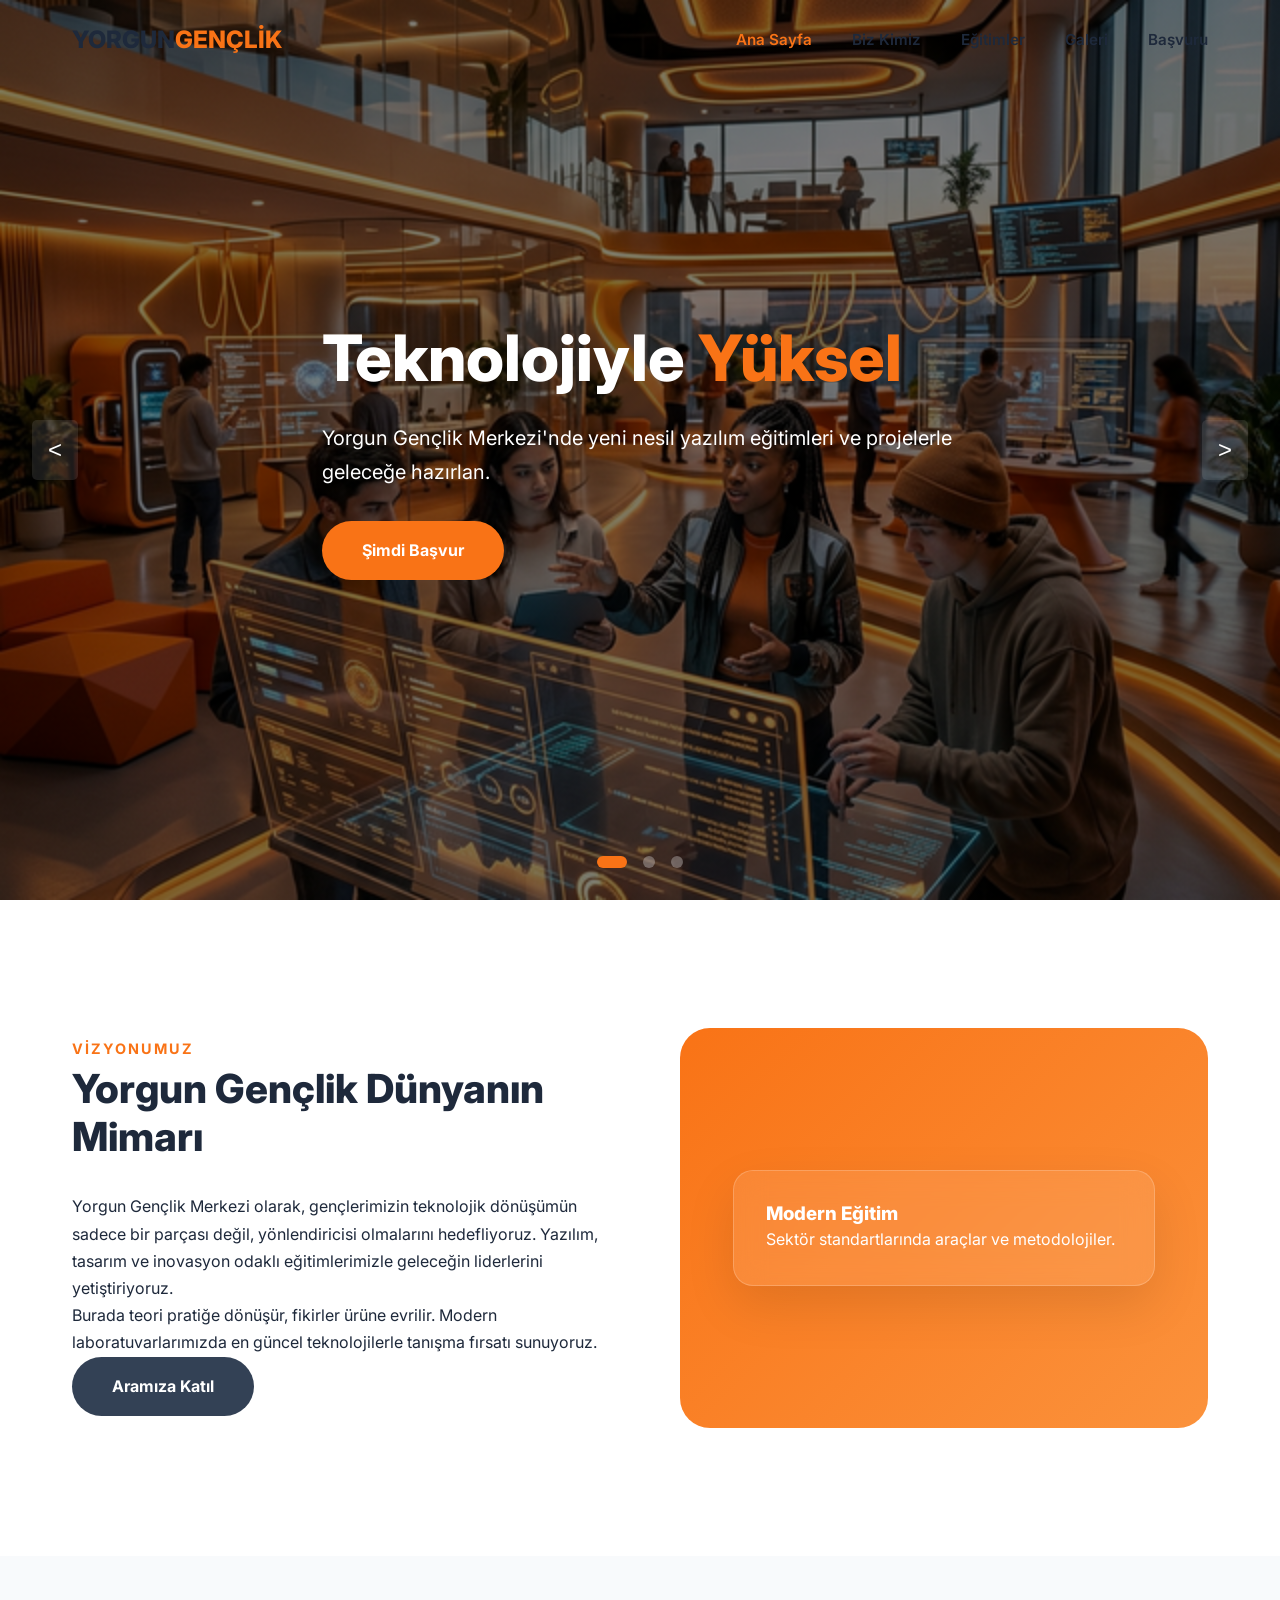
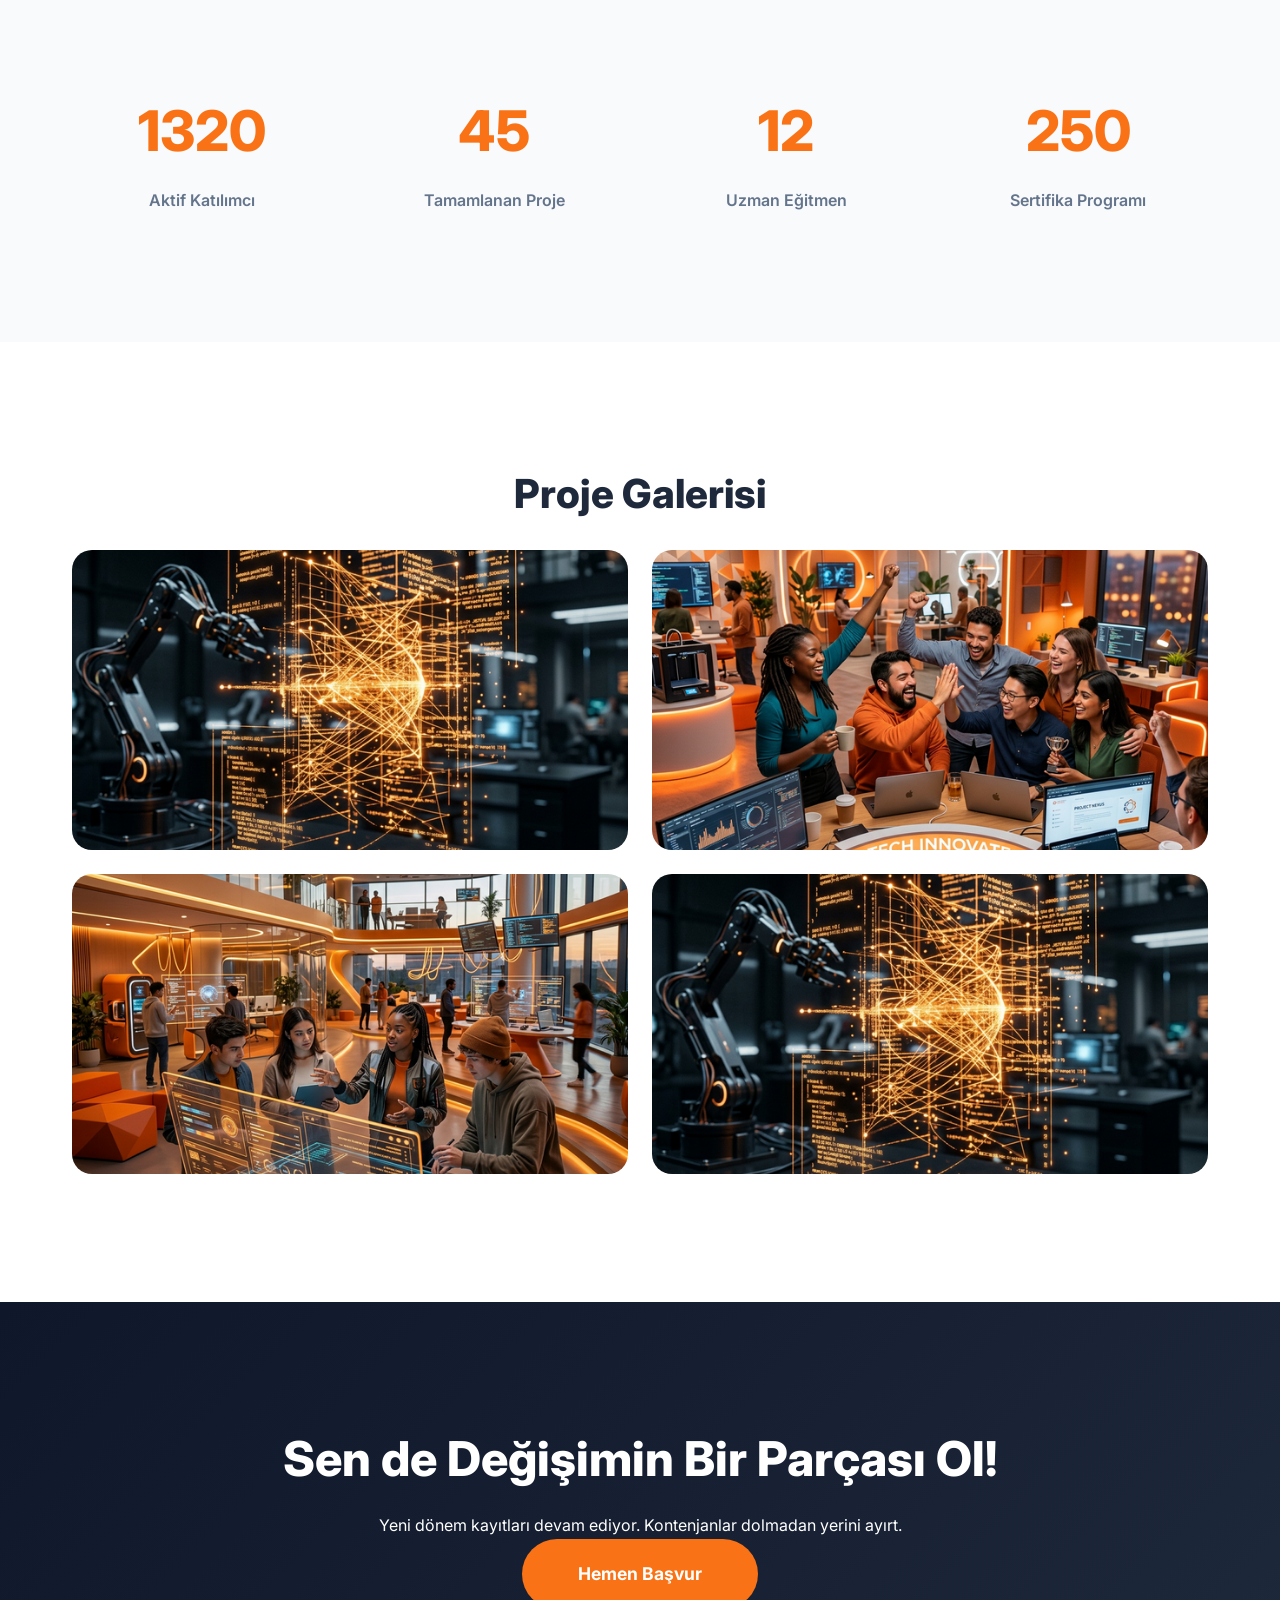
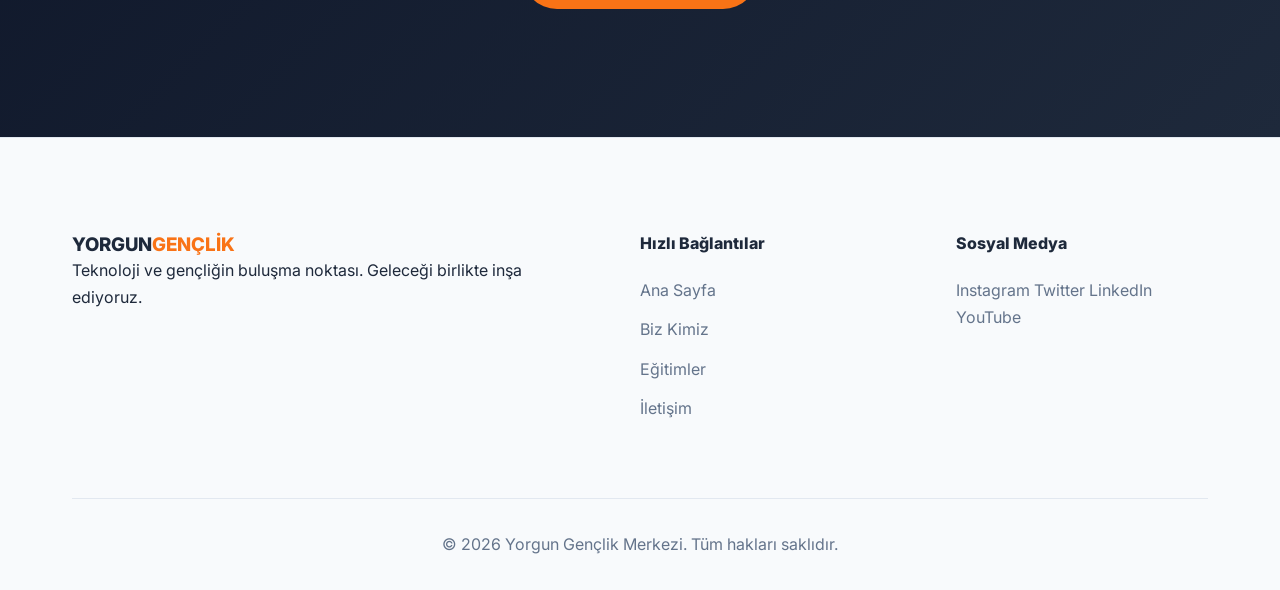
<file: index.html>
<!DOCTYPE html>
<html lang="tr">
<head>
    <meta charset="UTF-8">
    <meta name="viewport" content="width=device-width, initial-scale=1.0">
    <meta name="description" content="Yorgun Gençlik Merkezi - Geleceğin yazılımcıları ve dijital sanatçıları burada yetişiyor.">
    <title>Yorgun Gençlik Merkezi | Geleceği Kodla</title>
    <!-- Google Fonts -->
    <link rel="preconnect" href="https://fonts.googleapis.com">
    <link rel="preconnect" href="https://fonts.gstatic.com" crossorigin>
    <link href="https://fonts.googleapis.com/css2?family=Inter:wght@300;400;600;700;800&family=Roboto+Mono:wght@400;500&display=swap" rel="stylesheet">
    <link rel="stylesheet" href="style.css">
</head>
<body>
    <!-- Navbar -->
    <header id="main-header">
        <nav class="container">
            <div class="logo">
                <a href="index.html">YORGUN<span>GENÇLİK</span></a>
            </div>
            <ul class="nav-links">
                <li><a href="index.html" class="active">Ana Sayfa</a></li>
                <li><a href="hakkimizda.html">Biz Kimiz</a></li>
                <li><a href="egitimler.html">Eğitimler</a></li>
                <li><a href="galeri.html">Galeri</a></li>
                <li><a href="iletisim.html">Başvuru</a></li>
            </ul>
            <div class="menu-toggle" id="mobile-menu">
                <span class="bar"></span>
                <span class="bar"></span>
                <span class="bar"></span>
            </div>
        </nav>
    </header>

    <main>
        <!-- Hero Slider Section -->
        <section id="hero-slider">
            <div class="slider-container">
                <div class="slide active" style="background-image: linear-gradient(rgba(0,0,0,0.5), rgba(0,0,0,0.5)), url('assets/hero1.png');">
                    <div class="container slide-content">
                        <h1 class="reveal">Teknolojiyle <span class="highlight">Yüksel</span></h1>
                        <p class="reveal">Yorgun Gençlik Merkezi'nde yeni nesil yazılım eğitimleri ve projelerle geleceğe hazırlan.</p>
                        <a href="iletisim.html" class="btn btn-primary reveal">Şimdi Başvur</a>
                    </div>
                </div>
                <div class="slide" style="background-image: linear-gradient(rgba(0,0,0,0.5), rgba(0,0,0,0.5)), url('assets/hero2.png');">
                    <div class="container slide-content">
                        <h1>Sınırları <span class="highlight">Zorla</span></h1>
                        <p>Robotik kodlamadan yapay zekaya, dijital dünyanın kapılarını aralıyoruz.</p>
                        <a href="#about" class="btn btn-primary">Keşfet</a>
                    </div>
                </div>
                <div class="slide" style="background-image: linear-gradient(rgba(0,0,0,0.5), rgba(0,0,0,0.5)), url('assets/hero3.png');">
                    <div class="container slide-content">
                        <h1>Birlikte <span class="highlight">Üret</span></h1>
                        <p>Genç yeteneklerle bir araya gel, hayallerindeki projeyi gerçeğe dönüştür.</p>
                        <a href="#gallery" class="btn btn-primary">Projelerimiz</a>
                    </div>
                </div>
            </div>
            <div class="slider-controls">
                <button id="prev-btn">&lt;</button>
                <button id="next-btn">&gt;</button>
            </div>
            <div class="slider-dots">
                <span class="dot active"></span>
                <span class="dot"></span>
                <span class="dot"></span>
            </div>
        </section>

        <!-- Biz Kimiz / Proje Hakkında -->
        <section id="about" class="section">
            <div class="container">
                <div class="about-flex">
                    <div class="about-text reveal">
                        <h2 class="section-subtitle">Vizyonumuz</h2>
                        <h2 class="section-title">Yorgun Gençlik Dünyanın Mimarı</h2>
                        <p>Yorgun Gençlik Merkezi olarak, gençlerimizin teknolojik dönüşümün sadece bir parçası değil, yönlendiricisi olmalarını hedefliyoruz. Yazılım, tasarım ve inovasyon odaklı eğitimlerimizle geleceğin liderlerini yetiştiriyoruz.</p>
                        <p>Burada teori pratiğe dönüşür, fikirler ürüne evrilir. Modern laboratuvarlarımızda en güncel teknolojilerle tanışma fırsatı sunuyoruz.</p>
                        <a href="#contact" class="btn btn-secondary">Aramıza Katıl</a>
                    </div>
                    <div class="about-visual reveal">
                        <div class="glass-box">
                            <div class="glass-content">
                                <h3>Modern Eğitim</h3>
                                <p>Sektör standartlarında araçlar ve metodolojiler.</p>
                            </div>
                        </div>
                    </div>
                </div>
            </div>
        </section>

        <!-- İstatistik Alanı -->
        <section id="stats" class="section bg-alt">
            <div class="container">
                <div class="stats-grid">
                    <div class="stat-item reveal">
                        <div class="stat-number" data-target="1500">0</div>
                        <div class="stat-label">Aktif Katılımcı</div>
                    </div>
                    <div class="stat-item reveal">
                        <div class="stat-number" data-target="45">0</div>
                        <div class="stat-label">Tamamlanan Proje</div>
                    </div>
                    <div class="stat-item reveal">
                        <div class="stat-number" data-target="12">0</div>
                        <div class="stat-label">Uzman Eğitmen</div>
                    </div>
                    <div class="stat-item reveal">
                        <div class="stat-number" data-target="250">0</div>
                        <div class="stat-label">Sertifika Programı</div>
                    </div>
                </div>
            </div>
        </section>

        <!-- Görsel Galeri -->
        <section id="gallery" class="section">
            <div class="container">
                <h2 class="section-title text-center reveal">Proje Galerisi</h2>
                <div class="gallery-grid">
                    <div class="gallery-item reveal">
                        <img src="assets/hero2.png" alt="Proje 1">
                        <div class="overlay"><span>Robotik Kodlama</span></div>
                    </div>
                    <div class="gallery-item reveal">
                        <img src="assets/hero3.png" alt="Proje 2">
                        <div class="overlay"><span>Yazılım Kampı</span></div>
                    </div>
                    <div class="gallery-item reveal">
                        <img src="assets/hero1.png" alt="Proje 3">
                        <div class="overlay"><span>Hackathon 2026</span></div>
                    </div>
                    <div class="gallery-item reveal">
                        <img src="assets/hero2.png" alt="Proje 4">
                        <div class="overlay"><span>Mobil Uygulama</span></div>
                    </div>
                </div>
            </div>
        </section>

        <!-- CTA Section -->
        <section id="cta" class="section cta-bg">
            <div class="container text-center reveal">
                <h2>Sen de Değişimin Bir Parçası Ol!</h2>
                <p>Yeni dönem kayıtları devam ediyor. Kontenjanlar dolmadan yerini ayırt.</p>
                <a href="#contact" class="btn btn-primary btn-large">Hemen Başvur</a>
            </div>
        </section>
    </main>

    <!-- Footer -->
    <footer id="footer">
        <div class="container">
            <div class="footer-grid">
                <div class="footer-brand">
                    <h3>YORGUN<span>GENÇLİK</span></h3>
                    <p>Teknoloji ve gençliğin buluşma noktası. Geleceği birlikte inşa ediyoruz.</p>
                </div>
                <div class="footer-nav">
                    <h4>Hızlı Bağlantılar</h4>
                    <ul>
                        <li><a href="index.html">Ana Sayfa</a></li>
                        <li><a href="hakkimizda.html">Biz Kimiz</a></li>
                        <li><a href="egitimler.html">Eğitimler</a></li>
                        <li><a href="iletisim.html">İletişim</a></li>
                    </ul>
                </div>
                <div class="footer-social">
                    <h4>Sosyal Medya</h4>
                    <div class="social-links">
                        <a href="#">Instagram</a>
                        <a href="#">Twitter</a>
                        <a href="#">LinkedIn</a>
                        <a href="#">YouTube</a>
                    </div>
                </div>
            </div>
            <div class="footer-bottom">
                <p>&copy; 2026 Yorgun Gençlik Merkezi. Tüm hakları saklıdır.</p>
            </div>
        </div>
    </footer>

    <script src="script.js"></script>
</body>
</html>
</file>
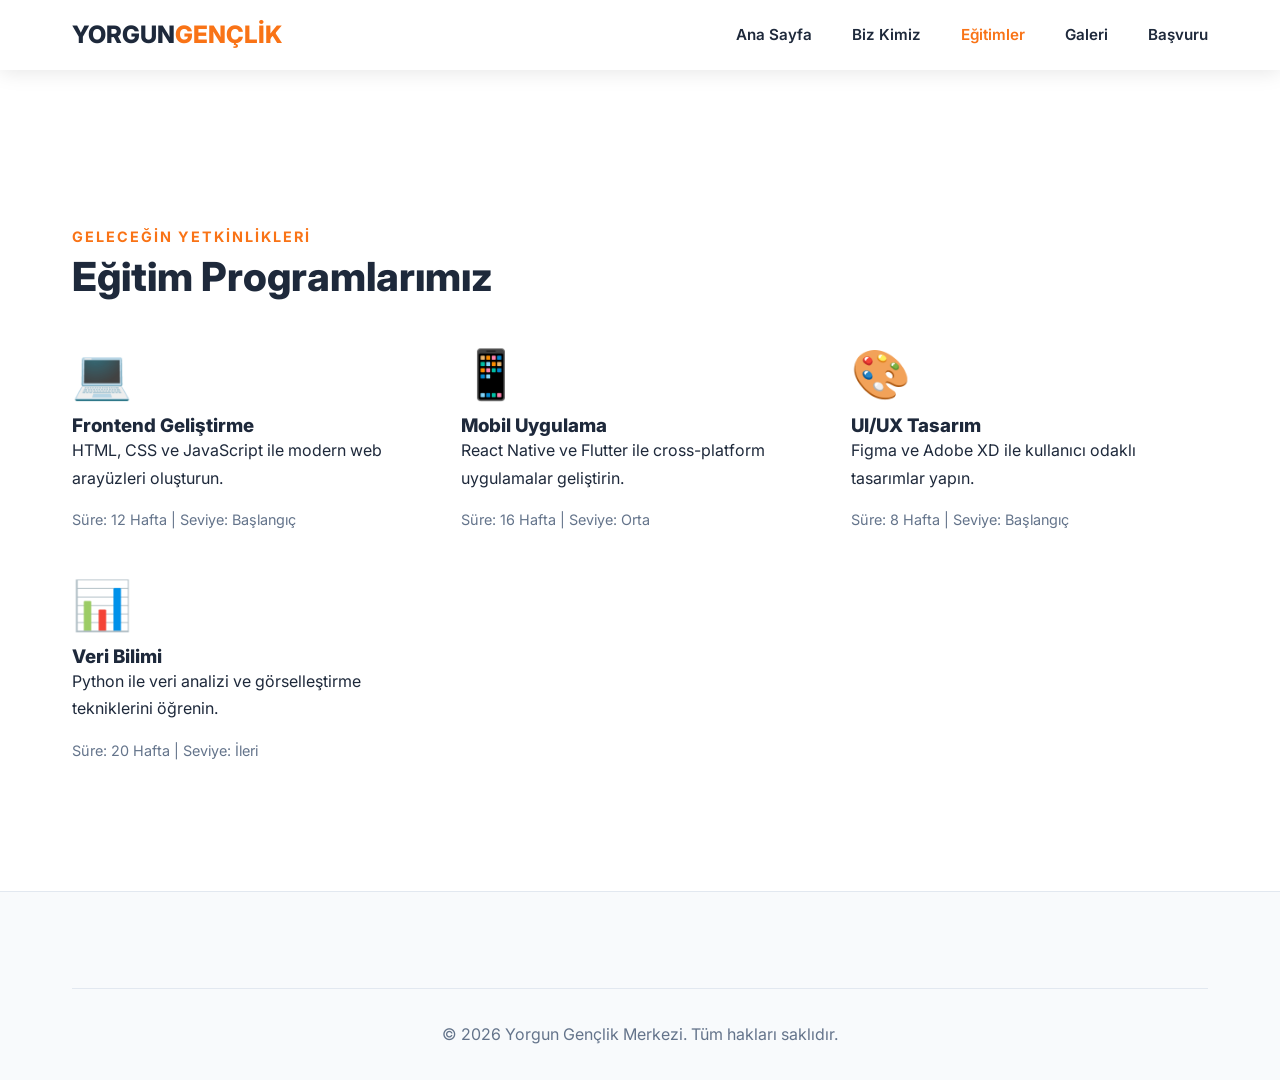
<file: egitimler.html>
<!DOCTYPE html>
<html lang="tr">
<head>
    <meta charset="UTF-8">
    <meta name="viewport" content="width=device-width, initial-scale=1.0">
    <title>Eğitimler | Yorgun Gençlik Merkezi</title>
    <link rel="preconnect" href="https://fonts.googleapis.com">
    <link rel="preconnect" href="https://fonts.gstatic.com" crossorigin>
    <link href="https://fonts.googleapis.com/css2?family=Inter:wght@300;400;600;700;800&family=Roboto+Mono:wght@400;500&display=swap" rel="stylesheet">
    <link rel="stylesheet" href="style.css">
</head>
<body>
    <header id="main-header" class="active">
        <nav class="container">
            <div class="logo">
                <a href="index.html">YORGUN<span>GENÇLİK</span></a>
            </div>
            <ul class="nav-links">
                <li><a href="index.html">Ana Sayfa</a></li>
                <li><a href="hakkimizda.html">Biz Kimiz</a></li>
                <li><a href="egitimler.html" class="active">Eğitimler</a></li>
                <li><a href="galeri.html">Galeri</a></li>
                <li><a href="iletisim.html">Başvuru</a></li>
            </ul>
        </nav>
    </header>

    <main style="padding-top: 100px;">
        <section class="section">
            <div class="container">
                <h2 class="section-subtitle">Geleceğin Yetkinlikleri</h2>
                <h1 class="section-title">Eğitim Programlarımız</h1>
                <div class="grid-container" style="display: grid; grid-template-columns: repeat(auto-fit, minmax(300px, 1fr)); gap: 2rem;">
                    <!-- Web Geliştirme -->
                    <div class="card reveal active">
                        <div class="card-icon" style="font-size: 3rem; color: var(--primary);">💻</div>
                        <h3>Frontend Geliştirme</h3>
                        <p>HTML, CSS ve JavaScript ile modern web arayüzleri oluşturun.</p>
                        <div style="margin-top: 1rem; color: var(--text-muted); font-size: 0.9rem;">Süre: 12 Hafta | Seviye: Başlangıç</div>
                    </div>
                    <!-- Mobil -->
                    <div class="card reveal active">
                        <div class="card-icon" style="font-size: 3rem; color: var(--primary);">📱</div>
                        <h3>Mobil Uygulama</h3>
                        <p>React Native ve Flutter ile cross-platform uygulamalar geliştirin.</p>
                        <div style="margin-top: 1rem; color: var(--text-muted); font-size: 0.9rem;">Süre: 16 Hafta | Seviye: Orta</div>
                    </div>
                    <!-- Tasarım -->
                    <div class="card reveal active">
                        <div class="card-icon" style="font-size: 3rem; color: var(--primary);">🎨</div>
                        <h3>UI/UX Tasarım</h3>
                        <p>Figma ve Adobe XD ile kullanıcı odaklı tasarımlar yapın.</p>
                        <div style="margin-top: 1rem; color: var(--text-muted); font-size: 0.9rem;">Süre: 8 Hafta | Seviye: Başlangıç</div>
                    </div>
                    <!-- Veri -->
                    <div class="card reveal active">
                        <div class="card-icon" style="font-size: 3rem; color: var(--primary);">📊</div>
                        <h3>Veri Bilimi</h3>
                        <p>Python ile veri analizi ve görselleştirme tekniklerini öğrenin.</p>
                        <div style="margin-top: 1rem; color: var(--text-muted); font-size: 0.9rem;">Süre: 20 Hafta | Seviye: İleri</div>
                    </div>
                </div>
            </div>
        </section>
    </main>

    <footer id="footer">
        <div class="container">
            <div class="footer-bottom">
                <p>&copy; 2026 Yorgun Gençlik Merkezi. Tüm hakları saklıdır.</p>
            </div>
        </div>
    </footer>
</body>
</html>
</file>
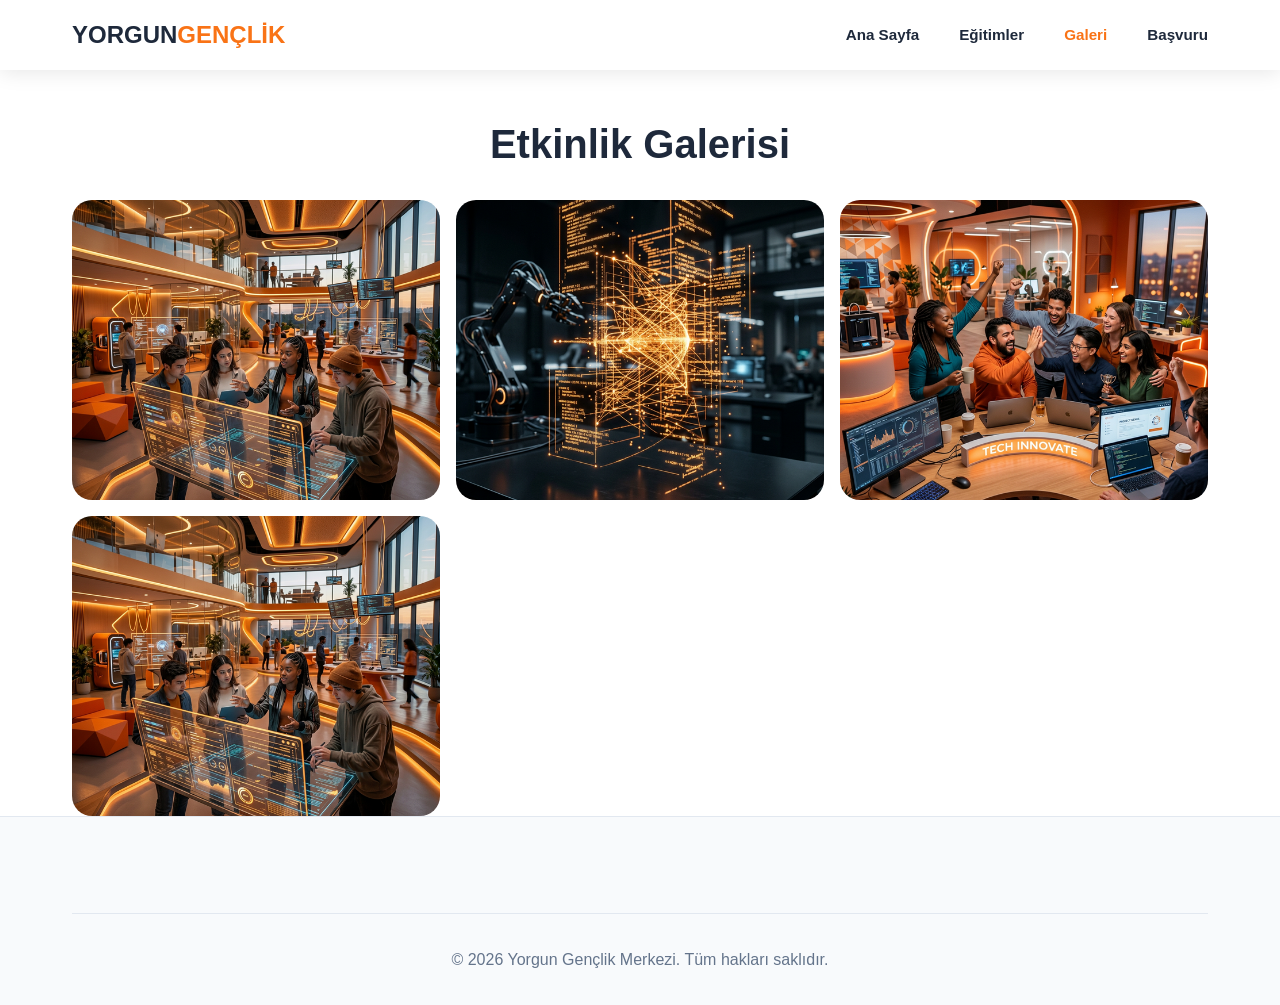
<file: galeri.html>
<!DOCTYPE html>
<html lang="tr">
<head>
    <meta charset="UTF-8">
    <meta name="viewport" content="width=device-width, initial-scale=1.0">
    <title>Galeri | Yorgun Gençlik Merkezi</title>
    <link rel="stylesheet" href="style.css">
</head>
<body>
    <header id="main-header" class="active">
        <nav class="container">
            <div class="logo"><a href="index.html">YORGUN<span>GENÇLİK</span></a></div>
            <ul class="nav-links">
                <li><a href="index.html">Ana Sayfa</a></li>
                <li><a href="egitimler.html">Eğitimler</a></li>
                <li><a href="galeri.html" class="active">Galeri</a></li>
                <li><a href="iletisim.html">Başvuru</a></li>
            </ul>
        </nav>
    </header>

    <main style="padding-top: 120px;">
        <div class="container">
            <h1 class="section-title text-center">Etkinlik Galerisi</h1>
            <div class="gallery-grid" style="display: grid; grid-template-columns: repeat(auto-fill, minmax(280px, 1fr)); gap: 1rem;">
                <div class="gallery-item"><img src="assets/hero1.png" alt="Etkinlik 1"></div>
                <div class="gallery-item"><img src="assets/hero2.png" alt="Etkinlik 2"></div>
                <div class="gallery-item"><img src="assets/hero3.png" alt="Etkinlik 3"></div>
                <div class="gallery-item"><img src="assets/hero1.png" alt="Etkinlik 4"></div>
            </div>
        </div>
    </main>

    <footer id="footer">
        <div class="container">
            <div class="footer-bottom">
                <p>&copy; 2026 Yorgun Gençlik Merkezi. Tüm hakları saklıdır.</p>
            </div>
        </div>
    </footer>
</body>
</html>
</file>
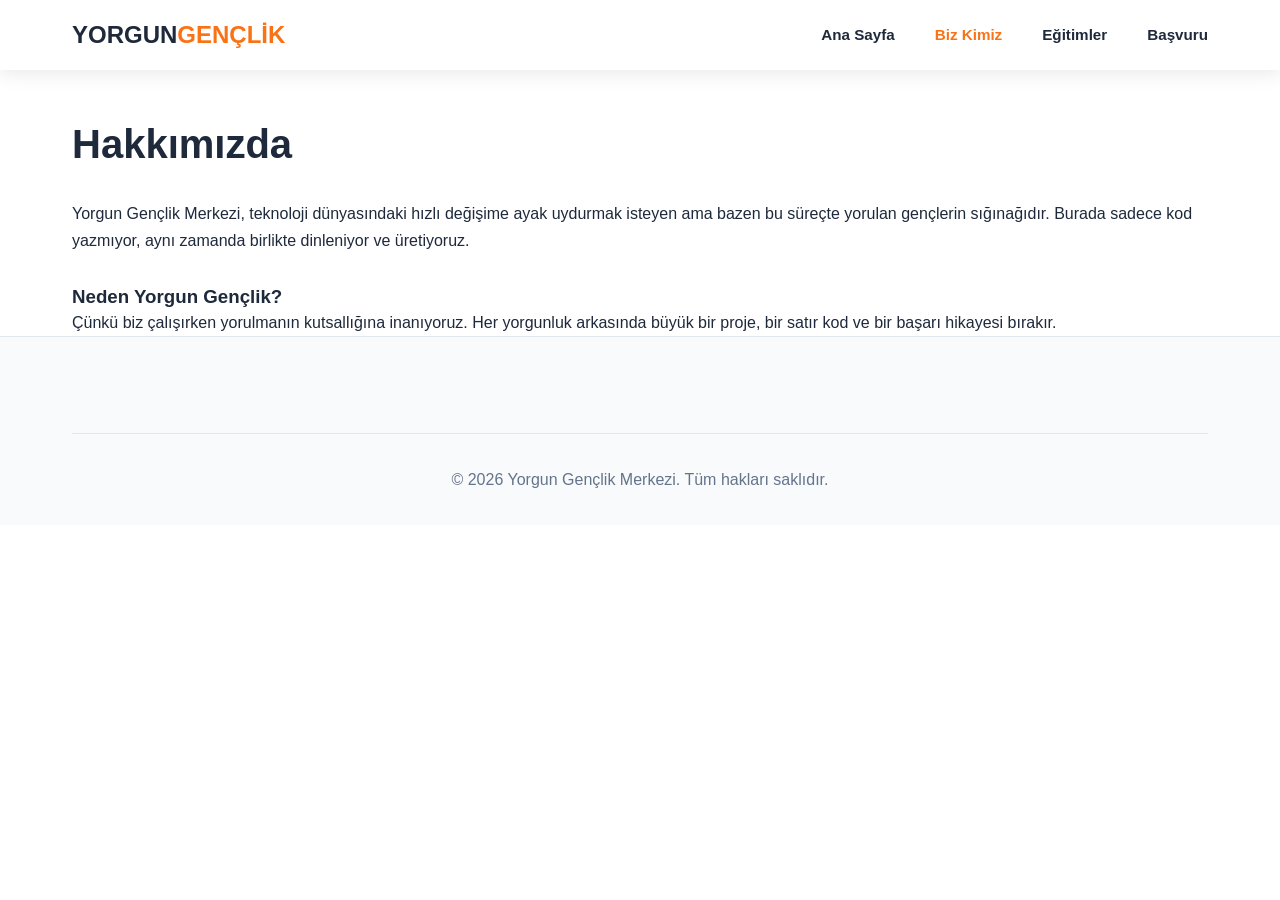
<file: hakkimizda.html>
<!DOCTYPE html>
<html lang="tr">
<head>
    <meta charset="UTF-8">
    <meta name="viewport" content="width=device-width, initial-scale=1.0">
    <title>Hakkımızda | Yorgun Gençlik Merkezi</title>
    <link rel="stylesheet" href="style.css">
</head>
<body>
    <header id="main-header" class="active">
        <nav class="container">
            <div class="logo"><a href="index.html">YORGUN<span>GENÇLİK</span></a></div>
            <ul class="nav-links">
                <li><a href="index.html">Ana Sayfa</a></li>
                <li><a href="hakkimizda.html" class="active">Biz Kimiz</a></li>
                <li><a href="egitimler.html">Eğitimler</a></li>
                <li><a href="iletisim.html">Başvuru</a></li>
            </ul>
        </nav>
    </header>

    <main style="padding-top: 120px;">
        <div class="container">
            <h1 class="section-title">Hakkımızda</h1>
            <p>Yorgun Gençlik Merkezi, teknoloji dünyasındaki hızlı değişime ayak uydurmak isteyen ama bazen bu süreçte yorulan gençlerin sığınağıdır. Burada sadece kod yazmıyor, aynı zamanda birlikte dinleniyor ve üretiyoruz.</p>
            <div style="margin-top: 2rem;">
                <h3>Neden Yorgun Gençlik?</h3>
                <p>Çünkü biz çalışırken yorulmanın kutsallığına inanıyoruz. Her yorgunluk arkasında büyük bir proje, bir satır kod ve bir başarı hikayesi bırakır.</p>
            </div>
        </div>
    </main>

    <footer id="footer">
        <div class="container">
            <div class="footer-bottom">
                <p>&copy; 2026 Yorgun Gençlik Merkezi. Tüm hakları saklıdır.</p>
            </div>
        </div>
    </footer>
</body>
</html>
</file>
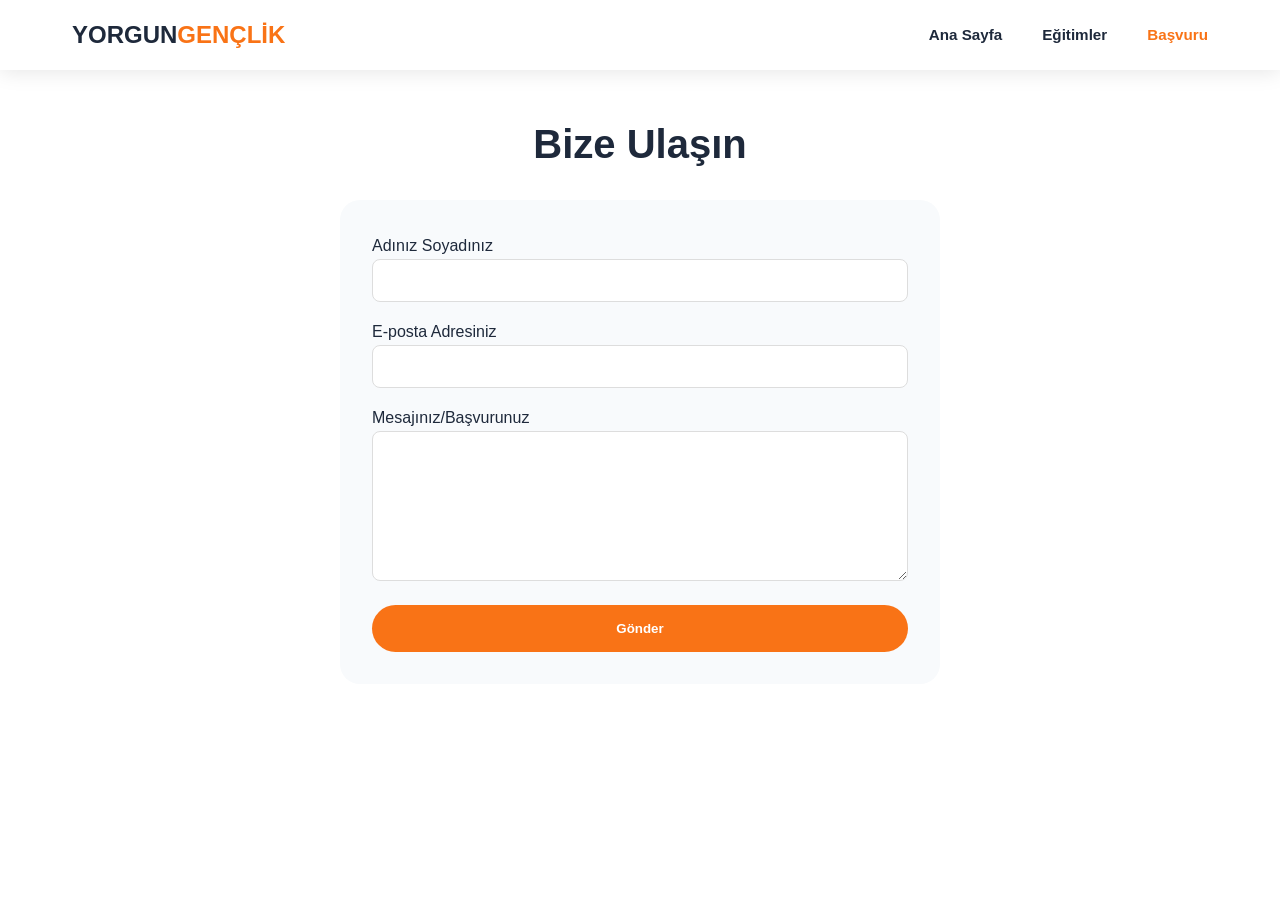
<file: iletisim.html>
<!DOCTYPE html>
<html lang="tr">
<head>
    <meta charset="UTF-8">
    <meta name="viewport" content="width=device-width, initial-scale=1.0">
    <title>İletişim | Yorgun Gençlik Merkezi</title>
    <link rel="stylesheet" href="style.css">
</head>
<body>
    <header id="main-header" class="active">
        <nav class="container">
            <div class="logo"><a href="index.html">YORGUN<span>GENÇLİK</span></a></div>
            <ul class="nav-links">
                <li><a href="index.html">Ana Sayfa</a></li>
                <li><a href="egitimler.html">Eğitimler</a></li>
                <li><a href="iletisim.html" class="active">Başvuru</a></li>
            </ul>
        </nav>
    </header>

    <main style="padding-top: 120px;">
        <div class="container">
            <h1 class="section-title text-center">Bize Ulaşın</h1>
            <div style="max-width: 600px; margin: 0 auto; background: #f8fafc; padding: 2rem; border-radius: 20px;">
                <form>
                    <div style="margin-bottom: 1rem;">
                        <label>Adınız Soyadınız</label>
                        <input type="text" style="width: 100%; padding: 0.8rem; border: 1px solid #ddd; border-radius: 8px;">
                    </div>
                    <div style="margin-bottom: 1rem;">
                        <label>E-posta Adresiniz</label>
                        <input type="email" style="width: 100%; padding: 0.8rem; border: 1px solid #ddd; border-radius: 8px;">
                    </div>
                    <div style="margin-bottom: 1rem;">
                        <label>Mesajınız/Başvurunuz</label>
                        <textarea style="width: 100%; padding: 0.8rem; border: 1px solid #ddd; border-radius: 8px; height: 150px;"></textarea>
                    </div>
                    <button type="submit" class="btn btn-primary" style="width: 100%;">Gönder</button>
                </form>
            </div>
        </div>
    </main>
</body>
</html>
</file>
<file: style.css>
/* 
    Dijital Gençlik Merkezi - Premium Turuncu Tasarım Sistemi
    Renkler: #f97316 (Orange/Turuncu), #1e293b (Slate/Koyu Gri)
*/

:root {
    /* Renk Paleti */
    --primary: #f97316; /* Enerjik Turuncu */
    --primary-hover: #ea580c;
    --secondary: #334155; /* Sade Gri/Mavi */
    --bg-dark: #0f172a;
    --bg-light: #f8fafc;
    --text-dark: #1e293b;
    --text-light: #f1f5f9;
    --text-muted: #64748b;
    --white: #ffffff;
    
    /* Fontlar */
    --font-main: 'Inter', sans-serif;
    --font-mono: 'Roboto Mono', monospace;
    
    /* Değerler */
    --transition: all 0.4s cubic-bezier(0.4, 0, 0.2, 1);
    --container-width: 1200px;
    --header-height: 80px;
    --shadow: 0 10px 30px -10px rgba(249, 115, 22, 0.2);
}

/* Base Styles */
* {
    margin: 0;
    padding: 0;
    box-sizing: border-box;
}

html {
    scroll-behavior: smooth;
}

body {
    font-family: var(--font-main);
    background-color: var(--white);
    color: var(--text-dark);
    line-height: 1.7;
    overflow-x: hidden;
}

.container {
    max-width: var(--container-width);
    margin: 0 auto;
    padding: 0 2rem;
}

.text-center { text-align: center; }

/* Typography */
h1, h2, h3, h4 {
    font-weight: 800;
    line-height: 1.2;
}

.highlight {
    color: var(--primary);
}

.section-title {
    font-size: 2.5rem;
    margin-bottom: 2rem;
    color: var(--text-dark);
}

.section-subtitle {
    color: var(--primary);
    text-transform: uppercase;
    font-weight: 700;
    font-size: 0.9rem;
    letter-spacing: 2px;
    margin-bottom: 0.5rem;
}

/* --- Header & Navigation --- */
header {
    height: var(--header-height);
    display: flex;
    align-items: center;
    position: fixed;
    top: 0;
    width: 100%;
    z-index: 1000;
    transition: var(--transition);
}

header.active {
    background-color: rgba(255, 255, 255, 0.95);
    backdrop-filter: blur(10px);
    box-shadow: 0 2px 20px rgba(0,0,0,0.1);
    height: 70px;
}

nav {
    width: 100%;
    display: flex;
    justify-content: space-between;
    align-items: center;
}

.logo a {
    font-size: 1.5rem;
    text-decoration: none;
    color: var(--text-dark);
    font-weight: 800;
}

.logo span {
    color: var(--primary);
}

.nav-links {
    display: flex;
    list-style: none;
    gap: 2.5rem;
}

.nav-links a {
    text-decoration: none;
    color: var(--text-dark);
    font-weight: 600;
    font-size: 0.95rem;
    transition: var(--transition);
}

.nav-links a:hover, .nav-links a.active {
    color: var(--primary);
}

/* --- Hero Slider --- */
#hero-slider {
    height: 100vh;
    position: relative;
    overflow: hidden;
}

.slider-container {
    height: 100%;
    width: 100%;
}

.slide {
    position: absolute;
    top: 0;
    left: 0;
    width: 100%;
    height: 100%;
    background-size: cover;
    background-position: center;
    display: flex;
    align-items: center;
    opacity: 0;
    transition: opacity 1s ease-in-out;
    visibility: hidden;
}

.slide.active {
    opacity: 1;
    visibility: visible;
}

.slide-content {
    color: var(--white);
    max-width: 700px;
}

.slide-content h1 {
    font-size: 4rem;
    margin-bottom: 1.5rem;
    transform: translateY(30px);
    transition: all 0.8s ease 0.2s;
}

.slide-content p {
    font-size: 1.25rem;
    margin-bottom: 2rem;
    transform: translateY(30px);
    transition: all 0.8s ease 0.4s;
}

.slide.active h1, .slide.active p {
    transform: translateY(0);
}

/* Slider Controls */
.slider-controls button {
    position: absolute;
    top: 50%;
    transform: translateY(-50%);
    background: rgba(255,255,255,0.1);
    border: none;
    color: white;
    padding: 1rem;
    cursor: pointer;
    font-size: 1.5rem;
    z-index: 10;
    border-radius: 5px;
    transition: var(--transition);
}

.slider-controls button:hover {
    background: var(--primary);
}

#prev-btn { left: 2rem; }
#next-btn { right: 2rem; }

.slider-dots {
    position: absolute;
    bottom: 2rem;
    left: 50%;
    transform: translateX(-50%);
    display: flex;
    gap: 1rem;
    z-index: 10;
}

.dot {
    width: 12px;
    height: 12px;
    border-radius: 50%;
    background: rgba(255,255,255,0.3);
    cursor: pointer;
}

.dot.active {
    background: var(--primary);
    width: 30px;
    border-radius: 10px;
}

/* --- Buttons --- */
.btn {
    padding: 1rem 2.5rem;
    border-radius: 50px;
    font-weight: 700;
    text-decoration: none;
    display: inline-block;
    transition: var(--transition);
    cursor: pointer;
    border: none;
}

.btn-primary {
    background-color: var(--primary);
    color: var(--white);
}

.btn-primary:hover {
    background-color: var(--primary-hover);
    transform: translateY(-3px);
    box-shadow: var(--shadow);
}

.btn-secondary {
    background-color: var(--secondary);
    color: var(--white);
}

.btn-secondary:hover {
    background-color: #1e293b;
    transform: translateY(-3px);
}

.btn-large {
    padding: 1.25rem 3.5rem;
    font-size: 1.1rem;
}

/* --- Sections --- */
.section {
    padding: 8rem 0;
}

.bg-alt {
    background-color: var(--bg-light);
}

/* Biz Kimiz */
.about-flex {
    display: flex;
    align-items: center;
    gap: 5rem;
}

.about-text {
    flex: 1;
}

.about-visual {
    flex: 1;
    height: 400px;
    background: linear-gradient(135deg, var(--primary), #fb923c);
    border-radius: 30px;
    position: relative;
    display: flex;
    align-items: center;
    justify-content: center;
}

.glass-box {
    background: rgba(255, 255, 255, 0.1);
    backdrop-filter: blur(15px);
    border: 1px solid rgba(255,255,255,0.2);
    padding: 2rem;
    border-radius: 20px;
    color: white;
    width: 80%;
    box-shadow: 0 20px 50px rgba(0,0,0,0.1);
}

/* İstatistikler */
.stats-grid {
    display: grid;
    grid-template-columns: repeat(4, 1fr);
    gap: 2rem;
    text-align: center;
}

.stat-number {
    font-size: 3.5rem;
    font-weight: 800;
    color: var(--primary);
    margin-bottom: 0.5rem;
}

.stat-label {
    font-weight: 600;
    color: var(--text-muted);
}

/* Galeri */
.gallery-grid {
    display: grid;
    grid-template-columns: repeat(2, 1fr);
    gap: 1.5rem;
}

.gallery-item {
    position: relative;
    border-radius: 20px;
    overflow: hidden;
    height: 300px;
}

.gallery-item img {
    width: 100%;
    height: 100%;
    object-fit: cover;
    transition: var(--transition);
}

.gallery-item:hover img {
    transform: scale(1.1);
}

.overlay {
    position: absolute;
    top: 0;
    left: 0;
    width: 100%;
    height: 100%;
    background: linear-gradient(to top, rgba(249, 115, 22, 0.8), transparent);
    display: flex;
    align-items: flex-end;
    padding: 2rem;
    opacity: 0;
    transition: var(--transition);
}

.gallery-item:hover .overlay {
    opacity: 1;
}

.overlay span {
    color: white;
    font-weight: 700;
    font-size: 1.25rem;
}

/* CTA */
.cta-bg {
    background: linear-gradient(135deg, var(--bg-dark), #1e293b);
    color: white;
}

.cta-bg h2 {
    font-size: 3rem;
    margin-bottom: 1.5rem;
}

/* Footer */
footer {
    padding: 6rem 0 2rem;
    background-color: var(--bg-light);
    border-top: 1px solid #e2e8f0;
}

.footer-grid {
    display: grid;
    grid-template-columns: 2fr 1fr 1fr;
    gap: 4rem;
    margin-bottom: 4rem;
}

.footer-brand h3 span { color: var(--primary); }

.footer-nav ul, .footer-social .social-links {
    list-style: none;
    margin-top: 1.5rem;
}

.footer-nav li { margin-bottom: 0.75rem; }

.footer-nav a, .social-links a {
    text-decoration: none;
    color: var(--text-muted);
    transition: var(--transition);
}

.footer-nav a:hover, .social-links a:hover { color: var(--primary); }

.footer-bottom {
    text-align: center;
    border-top: 1px solid #e2e8f0;
    padding-top: 2rem;
    color: var(--text-muted);
}

/* --- Mobile Menu & Responsive Navigation --- */
.menu-toggle {
    display: none;
    flex-direction: column;
    gap: 6px;
    cursor: pointer;
    z-index: 1100;
}

.menu-toggle .bar {
    width: 30px;
    height: 3px;
    background-color: var(--text-dark);
    border-radius: 3px;
    transition: var(--transition);
}

header.active .menu-toggle .bar {
    background-color: var(--text-dark);
}

/* Animations */
.reveal {
    opacity: 0;
    transform: translateY(30px);
    transition: all 0.8s cubic-bezier(0.4, 0, 0.2, 1);
}

.reveal.active {
    opacity: 1;
    transform: translateY(0);
}

/* Responsive */
@media (max-width: 992px) {
    .about-flex {
        flex-direction: column;
        text-align: center;
    }
    
    .stats-grid { grid-template-columns: repeat(2, 1fr); }
    
    .slide-content h1 { font-size: 3rem; }
}

@media (max-width: 768px) {
    .menu-toggle { display: flex; }
    
    .nav-links {
        position: fixed;
        top: 0;
        right: -100%;
        width: 80%;
        height: 100vh;
        background-color: var(--white);
        flex-direction: column;
        justify-content: center;
        align-items: center;
        gap: 2rem;
        transition: var(--transition);
        box-shadow: -10px 0 30px rgba(0,0,0,0.1);
        z-index: 1000;
    }
    
    .nav-links.nav-active {
        right: 0;
    }
    
    /* Toggle Animation */
    .menu-toggle.open .bar:nth-child(1) { transform: rotate(45deg) translate(7px, 7px); }
    .menu-toggle.open .bar:nth-child(2) { opacity: 0; }
    .menu-toggle.open .bar:nth-child(3) { transform: rotate(-45deg) translate(6px, -6px); }
    
    .section-title { font-size: 2rem; }
    
    .gallery-grid { grid-template-columns: 1fr; }
    
    .footer-grid { grid-template-columns: 1fr; gap: 2rem; }
}
</file>
